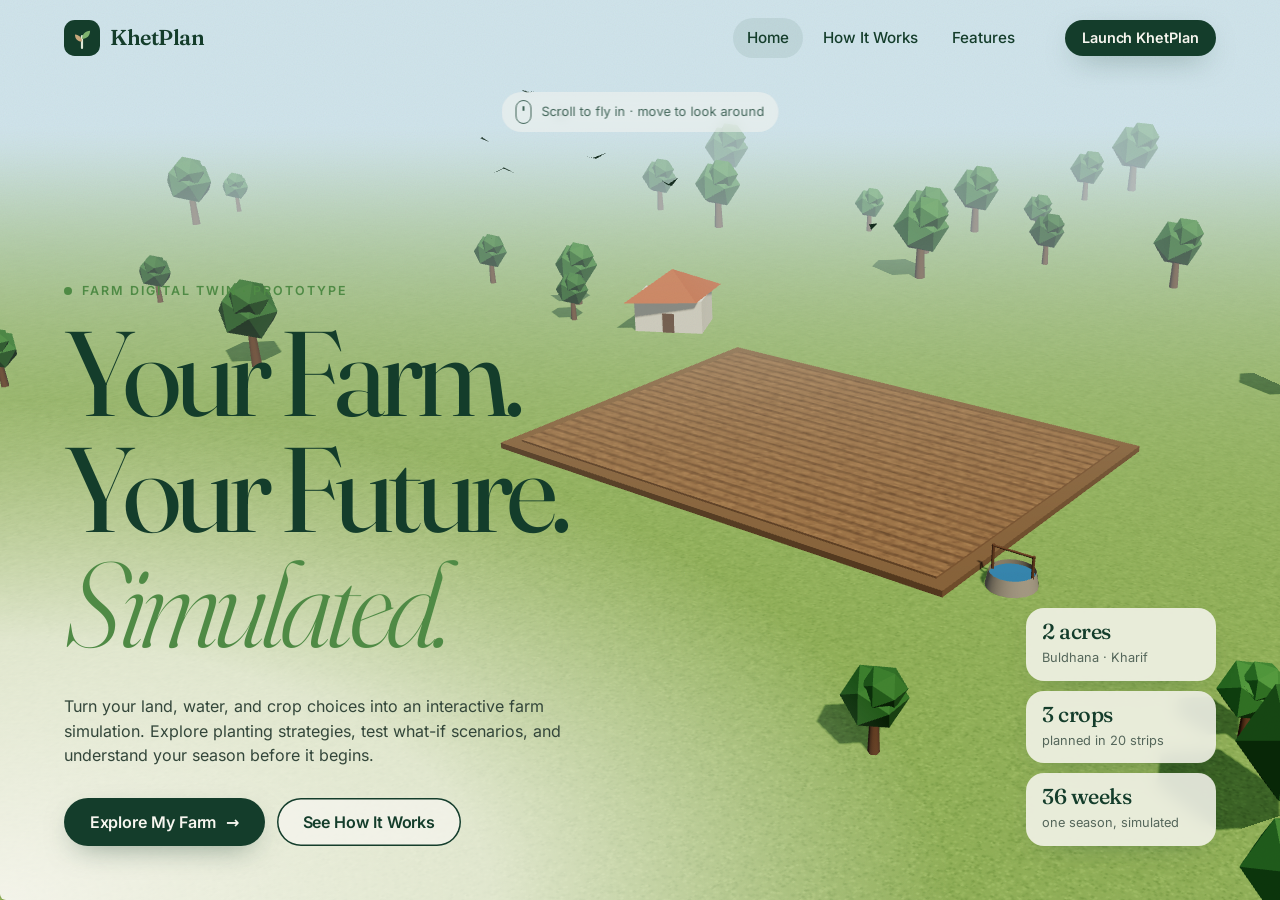
<file: components/index.html>
<!doctype html>
<html lang="en">
<head>
<meta charset="utf-8">
<meta name="viewport" content="width=device-width, initial-scale=1, viewport-fit=cover">
<title>KhetPlan · Your farm, simulated</title>
<!-- KhetPlan landing page. Served by Streamlit as the "khetplan_landing" component (see khetplan/landing_view.py).
     The 3D farm reuses the dashboard twin's kit: twin/farmkit.js and twin/vendor/ (Three.js r170). -->
<link rel="stylesheet" href="./landing/landing.css">
</head>
<body>
<a class="skip" href="#how">Skip to how it works</a>
<canvas id="farm" aria-hidden="true"></canvas>
<div class="grain" aria-hidden="true"></div>

<header class="nav" id="nav">
  <a class="brand" href="#home" aria-label="KhetPlan home">
    <svg class="brand-mark" viewBox="0 0 40 40" aria-hidden="true"><rect width="40" height="40" rx="12" fill="#143D2B"/>
      <path d="M20 31V18" stroke="#DDE8D5" stroke-width="2.4" stroke-linecap="round"/>
      <path d="M20 21c0-5 3.5-8.5 9-9 0 5.5-3.5 9-9 9Z" fill="#7fb36f"/>
      <path d="M20 24c0-4.4-3-7.6-7.8-8 0 4.8 3 8 7.8 8Z" fill="#C7A67A"/></svg>
    <span>KhetPlan</span>
  </a>
  <nav class="links" aria-label="Main">
    <a href="#home" data-nav="home">Home</a>
    <a href="#how" data-nav="how">How It Works</a>
    <a href="#features" data-nav="features">Features</a>
  </nav>
  <a class="btn btn-solid btn-sm nav-cta" href="/app" data-launch>Launch KhetPlan</a>
  <button class="burger" id="burger" aria-label="Open menu" aria-expanded="false" aria-controls="menu"><span></span><span></span></button>
</header>
<div class="menu" id="menu" hidden>
  <nav aria-label="Mobile">
    <a href="#home">Home</a>
    <a href="#how">How It Works</a>
    <a href="#features">Features</a>
    <a href="/app" data-launch class="menu-cta">Launch KhetPlan →</a>
  </nav>
  <p class="menu-note">Prototype · synthetic demonstration data for Buldhana district, Maharashtra</p>
</div>

<!-- Streamlit gives component frames scrolling="no", so the page scrolls inside this container instead of the frame. -->
<div id="scroller" tabindex="-1">
<main>
  <!-- 1 · HERO -->
  <section class="hero" id="home" data-scene="hero">
    <div class="pin">
      <div class="hero-copy">
        <p class="eyebrow load" style="--d:0"><span class="dot"></span>Farm digital twin · prototype</p>
        <h1 class="hero-title" aria-label="Your Farm. Your Future. Simulated.">
          <span class="line"><span class="load" style="--d:1">Your Farm.</span></span>
          <span class="line"><span class="load" style="--d:2">Your Future.</span></span>
          <span class="line"><em class="load" style="--d:3">Simulated.</em></span>
        </h1>
        <p class="hero-sub load" style="--d:4">Turn your land, water, and crop choices into an interactive farm simulation. Explore planting strategies, test what-if scenarios, and understand your season before it begins.</p>
        <div class="cta-row load" style="--d:5">
          <a class="btn btn-solid" href="/app" data-launch>Explore My Farm <span class="arr">→</span></a>
          <a class="btn btn-ghost" href="#how">See How It Works</a>
        </div>
      </div>
      <div class="hero-meta load" style="--d:6">
        <div class="meta-chip"><b id="hm-acres">2 acres</b><span>Buldhana · Kharif</span></div>
        <div class="meta-chip"><b id="hm-crops">3 crops</b><span>planned in 20 strips</span></div>
        <div class="meta-chip"><b id="hm-weeks">36 weeks</b><span>one season, simulated</span></div>
      </div>
      <p class="hint load" style="--d:7"><span class="mouse" aria-hidden="true"></span>Scroll to fly in · move to look around</p>
    </div>
  </section>

  <!-- 2 · HOW IT WORKS -->
  <section class="story" id="how" data-scene="story">
    <div class="story-head">
      <p class="eyebrow">How it works</p>
      <h2 class="display reveal-lines">Don't Just Plan Your Farm. <em>See It Come Alive.</em></h2>
    </div>
    <div class="story-grid">
      <ol class="steps">
        <li class="step" data-step="0">
          <span class="step-n">01</span>
          <h3>Tell Us About Your Farm</h3>
          <p>Enter or speak your plot size, season, water availability, and preferences. Hindi, Marathi and English all work, and you check every field before anything is planned.</p>
        </li>
        <li class="step" data-step="1">
          <span class="step-n">02</span>
          <h3>Build Your Crop Plan</h3>
          <p>Get a crop allocation, planting calendar, and explanation of the choices. Every plan is checked against the rules for area, season, crop pairs and water by a separate validator.</p>
        </li>
        <li class="step" data-step="2">
          <span class="step-n">03</span>
          <h3>Watch Your Season Unfold</h3>
          <p>Visualize crop growth, water use, harvests, and financial outcomes on your digital twin, week by week, from sowing to the last harvest.</p>
        </li>
      </ol>
      <div class="stage-wrap">
        <div class="stage" id="storyStage" aria-hidden="true">
          <!-- visual 1: voice -->
          <div class="vis vis-voice" data-vis="0">
            <div class="vv-top"><span class="vv-mic"><i></i></span><div class="wave" id="wave"></div></div>
            <p class="vv-text"><span id="vvText"></span><span class="caret"></span></p>
            <div class="vv-lang" id="vvLang"></div>
            <div class="vv-fields" id="vvFields"></div>
          </div>
          <!-- visual 2: plan -->
          <div class="vis vis-plan" data-vis="1">
            <div class="vp-head"><b>Crop plan</b><span class="ok">✓ checked against every rule</span></div>
            <div class="strips" id="vpStrips"></div>
            <div class="vp-legend" id="vpLegend"></div>
            <div class="vp-cal" id="vpCal"></div>
          </div>
          <!-- visual 3: season -->
          <div class="vis vis-season" data-vis="2">
            <div class="vs-head"><b>Season on the twin</b><span id="vsWeek">Week 1</span></div>
            <svg class="vs-chart" id="vsChart" viewBox="0 0 400 200" preserveAspectRatio="none"></svg>
            <div class="vs-legend"><span><i class="lg-sales"></i>Cumulative sales</span><span><i class="lg-water"></i>Weekly water</span></div>
            <div class="vs-crops" id="vsCrops"></div>
          </div>
        </div>
        <div class="stage-dots" aria-hidden="true"><i></i><i></i><i></i></div>
      </div>
    </div>
  </section>

  <!-- 3 · SEASON SHOWCASE (pinned over the 3D farm) -->
  <section class="season" id="season" data-scene="season">
    <div class="pin">
      <div class="season-head">
        <p class="eyebrow light">The digital twin</p>
        <h2 class="display light reveal-lines">A Whole Growing Season. <em>Right Before Your Eyes.</em></h2>
      </div>
      <div class="season-card">
        <div class="sc-date"><b id="scDate">20 Jun 2027</b><span id="scWeek">Week 1 of 36</span></div>
        <div class="sc-stage" id="scStage">Sowing</div>
        <ul class="sc-crops" id="scCrops"></ul>
        <div class="sc-sales"><span>Sales so far</span><b id="scSales">₹0</b></div>
      </div>
      <div class="timeline">
        <div class="tl-track"><i id="tlFill"></i></div>
        <ol class="tl-marks" id="tlMarks"></ol>
        <p class="tl-main" id="tlMain"></p>
      </div>
      <p class="season-note" id="seasonNote">Sample plan computed by KhetPlan · synthetic demonstration data</p>
    </div>
  </section>

  <!-- 4 · WHAT IF -->
  <section class="whatif" id="whatif" data-scene="whatif">
    <div class="wi-panel">
      <p class="eyebrow">Scenario lab</p>
      <h2 class="display reveal-lines">What If You Could See the Risk <em>Before It Happens?</em></h2>
      <p class="lede">Pick a shock. The 3D farm changes the way the app's twin shows it, and the numbers are the twin's own result for the sample plan.</p>
      <div class="wi-cards" role="tablist" aria-label="Scenarios">
        <button class="wi-card" role="tab" aria-selected="false" data-kind="dry_spell"><span class="wi-ic">☀️</span><b>Dry Spell</b><small>3 weeks without rain from week 8</small></button>
        <button class="wi-card" role="tab" aria-selected="false" data-kind="pest"><span class="wi-ic">🐛</span><b>Pest Attack</b><small id="wiPestSub">On the largest crop from week 6</small></button>
        <button class="wi-card" role="tab" aria-selected="false" data-kind="water_cut"><span class="wi-ic">🚱</span><b>Water Shortage</b><small>Well runs dry: rain only from week 4</small></button>
        <button class="wi-card" role="tab" aria-selected="false" data-kind="price"><span class="wi-ic">📉</span><b>Market Price Change</b><small>Prices 25% lower from week 20</small></button>
      </div>
      <div class="wi-result" id="wiResult" aria-live="polite">
        <p class="wi-empty">Choose a scenario to replay the season.</p>
      </div>
      <p class="fine">Shock responses are simple prototype rules, not crop science. Run any scenario on your own farm inside the app.</p>
    </div>
  </section>

  <!-- 5 · FEATURES -->
  <section class="features" id="features">
    <div class="feat-head">
      <p class="eyebrow">Features</p>
      <h2 class="display reveal-lines">Designed Around <em>Real Farming Decisions.</em></h2>
    </div>

    <article class="feat feat-voice">
      <div class="fv-words" aria-hidden="true">
        <span class="w w1" data-parallax="-0.08">खेत</span>
        <span class="w w2" data-parallax="0.05">शेत</span>
        <span class="w w3" data-parallax="-0.03">Farm</span>
      </div>
      <div class="feat-copy reveal-up">
        <span class="tag">01 · Voice input</span>
        <h3>Speak in Hindi, Marathi or English.</h3>
        <p>Press Speak and describe your farm the way you would to a neighbour. KhetPlan reads the district, plot size, season, water and risk, shows you exactly what it heard, and waits for your confirmation. Typing works too.</p>
      </div>
    </article>

    <article class="feat feat-plan">
      <figure class="shot reveal-mask" data-parallax="0.06">
        <img src="./landing/img/twin-dry-spell.jpg" alt="The KhetPlan dashboard: the plan card on the left and the 3D field during a dry spell on the right" loading="lazy">
        <figcaption>Real screenshot of the dashboard</figcaption>
      </figure>
      <div class="feat-copy reveal-up">
        <span class="tag">02 · Crop planning &nbsp;·&nbsp; 03 · 3D growth</span>
        <h3>A plan you can watch grow.</h3>
        <p>An optimiser (OR-Tools CP-SAT) splits the plot into 20 strips and picks two or three compatible crops for your season and water. The plan is planted on a to-scale 3D field that grows, flowers and is harvested week by week, with sales, water and labour alongside.</p>
        <ul class="ticks"><li>Allocation, calendar and plain-language reasons</li><li>Every plan re-checked by an independent validator</li><li>Play, pause, scrub and orbit the season</li></ul>
      </div>
    </article>

    <div class="bento">
      <article class="tile tile-whatif reveal-up">
        <span class="tag">04 · What-if experiments</span>
        <h3>Break the season on purpose.</h3>
        <p>Dry spells, pests, price changes and water cuts are replayed on your own plan. When the water runs short, KhetPlan can re-plan for what is left.</p>
        <div class="impact" id="wiImpact"></div>
        <div class="chips"><span>☀️ Dry spell</span><span>🐛 Pest</span><span>🚱 Water cut</span><span>📉 Price</span></div>
      </article>
      <article class="tile tile-risk reveal-up" id="riskTile">
        <span class="tag">05 · Risk comparison</span>
        <h3>Mixed crops vs. one crop, 1,000 seasons.</h3>
        <div class="risk" id="riskBox"></div>
        <p class="fine" id="riskNote">Illustrative simulation with synthetic data, not a forecast.</p>
      </article>
      <article class="tile tile-report reveal-up">
        <div class="paper" aria-hidden="true">
          <i class="p-h"></i><i></i><i class="s"></i><i></i><div class="p-bars"><b></b><b></b><b></b></div><i></i><i class="s"></i>
        </div>
        <div>
          <span class="tag">06 · Farm reports</span>
          <h3>One printable page.</h3>
          <p>Download a one-page A4 summary in English, हिन्दी or मराठी, plus the plan as data.</p>
        </div>
      </article>
    </div>
  </section>

  <!-- 6 · FINAL CTA -->
  <section class="final" id="start" data-scene="final">
    <div class="final-inner">
      <h2 class="mega reveal-lines">Your Next Harvest Starts With a <em>Better Plan.</em></h2>
      <p class="final-sub reveal-up">Explore possibilities, understand trade-offs, and bring your farm plan to life.</p>
      <a class="btn btn-solid btn-xl reveal-up" href="/app" data-launch>Launch KhetPlan <span class="arr">→</span></a>
    </div>
  </section>

  <footer class="foot">
    <div class="foot-row">
      <a class="brand light" href="#home"><span>KhetPlan</span></a>
      <nav aria-label="Footer"><a href="#home">Home</a><a href="#how">How It Works</a><a href="#features">Features</a><a href="/app" data-launch>Launch</a></nav>
    </div>
    <p class="disclaimer">KhetPlan is an interactive planning and simulation <b>prototype</b>. Crop numbers are synthetic demonstration values for Buldhana district, Maharashtra (kharif and rabi), dataset <span id="dsv">v1.1.0</span>. It does not provide weather forecasts, live market prices or agronomic advice. Do not use it for real planting decisions.</p>
    <p class="credits">3D: Three.js (MIT) · Type: Fraunces, Inter, Noto Sans Devanagari (SIL OFL)</p>
  </footer>
</main>
</div>

<div class="curtain" id="curtain" aria-hidden="true"><span>Opening your farm…</span></div>
<script type="module" src="./landing/landing.js"></script>
</body>
</html>
</file>
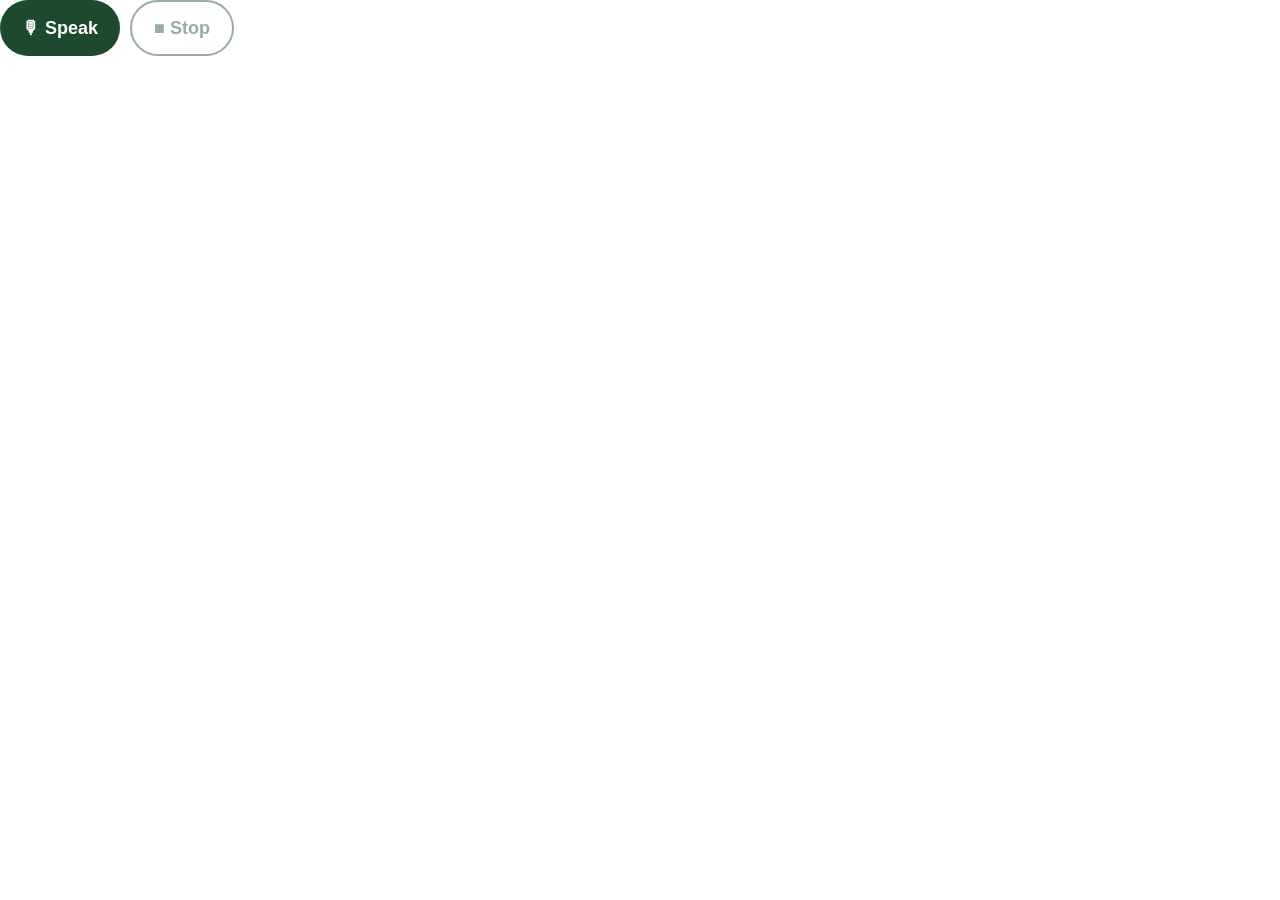
<file: components/speech/index.html>
<!doctype html>
<html><head><meta charset="utf-8">
<style>
  body { margin:0; font-family: system-ui, 'Noto Sans Devanagari', sans-serif; color:#1f2a22; }
  .row { display:flex; gap:10px; flex-wrap:wrap; align-items:center; }
  button { font-size:18px; min-height:56px; padding:0 22px; border-radius:28px; border:0; cursor:pointer;
           background:#1d4a2c; color:#fff; font-weight:600; }
  button.stop { background:#fff; color:#1d4a2c; border:2px solid #1d4a2c; }
  button:disabled { opacity:.45; cursor:not-allowed; }
  #status { font-size:16px; padding:6px 2px; min-height:24px; }
  .live { color:#b4441f; font-weight:600; }
  .dot { display:inline-block; width:10px; height:10px; border-radius:50%; background:#b4441f; margin-right:6px;
         animation: pulse 1s infinite; }
  @keyframes pulse { 50% { opacity:.25; } }
</style></head>
<body>
<div class="row">
  <button id="start" aria-label="Start speaking">🎙 <span id="startLabel">Speak</span></button>
  <button id="stop" class="stop" disabled aria-label="Stop">■ <span id="stopLabel">Stop</span></button>
</div>
<div id="status" role="status" aria-live="polite"></div>
<script>
// Minimal Streamlit component protocol (no build step needed).
const send = (type, data) => window.parent.postMessage(Object.assign({isStreamlitMessage: true, type}, data), "*");
const setValue = (value) => send("streamlit:setComponentValue", {value, dataType: "json"});
let args = {lang: "en-IN", labels: {}}, rec = null, finalText = "", seq = 0, watchdog = null;
const $ = (id) => document.getElementById(id);

window.addEventListener("message", (event) => {
  if (event.data.type !== "streamlit:render") return;
  args = event.data.args;
  $("startLabel").textContent = args.labels.start || "Speak";
  $("stopLabel").textContent = args.labels.stop || "Stop";
  if (!$("status").dataset.touched) $("status").textContent = args.labels.ready || "";
});
send("streamlit:componentReady", {apiVersion: 1});
send("streamlit:setFrameHeight", {height: 100});

function status(text, live) {
  $("status").dataset.touched = "1";
  $("status").innerHTML = live ? '<span class="dot"></span><span class="live"></span>' : "<span></span>";
  $("status").lastChild.textContent = text;
}
function fail(code) {
  clearTimeout(watchdog);
  if (rec) { try { rec.abort(); } catch (e) {} rec = null; }
  status(args.labels.error || "Microphone problem", false);
  setValue({kind: "error", error: code, seq: ++seq});
  $("start").disabled = false; $("stop").disabled = true;
}

$("start").onclick = () => {
  const SR = window.SpeechRecognition || window.webkitSpeechRecognition;
  if (!SR) { fail("unsupported-browser"); return; }
  if (!window.isSecureContext) { fail("needs-https-or-localhost"); return; }
  try {
    rec = new SR();
    rec.lang = args.lang; rec.interimResults = true; rec.continuous = true; rec.maxAlternatives = 1;
    finalText = "";
    status(args.labels.starting || "…", false);
    $("start").disabled = true;
    // Some browsers expose the API but never start (no microphone, no speech service): give up clearly.
    watchdog = setTimeout(() => fail("no-response"), 6000);
    rec.onstart = () => { clearTimeout(watchdog); status(args.labels.listening || "Listening…", true); $("start").disabled = true; $("stop").disabled = false; };
    rec.onresult = (e) => {
      let interim = "";
      for (let i = e.resultIndex; i < e.results.length; i++) {
        if (e.results[i].isFinal) finalText += e.results[i][0].transcript + " ";
        else interim += e.results[i][0].transcript;
      }
      status((finalText + interim).trim(), true);
    };
    rec.onerror = (e) => fail(e.error || "unknown");
    rec.onend = () => {
      clearTimeout(watchdog);
      if (!rec) return;  // already handled by fail()
      rec = null;
      $("start").disabled = false; $("stop").disabled = true;
      const text = finalText.trim();
      if (text) { status(args.labels.done || "Done", false); setValue({kind: "transcript", text, seq: ++seq}); }
      else if (!$("status").textContent.includes(":")) status(args.labels.nothing || "Nothing heard", false);
    };
    rec.start();
  } catch (err) { fail(err.name || "start-failed"); }
};
$("stop").onclick = () => { if (rec) rec.stop(); };
</script>
</body></html>
</file>
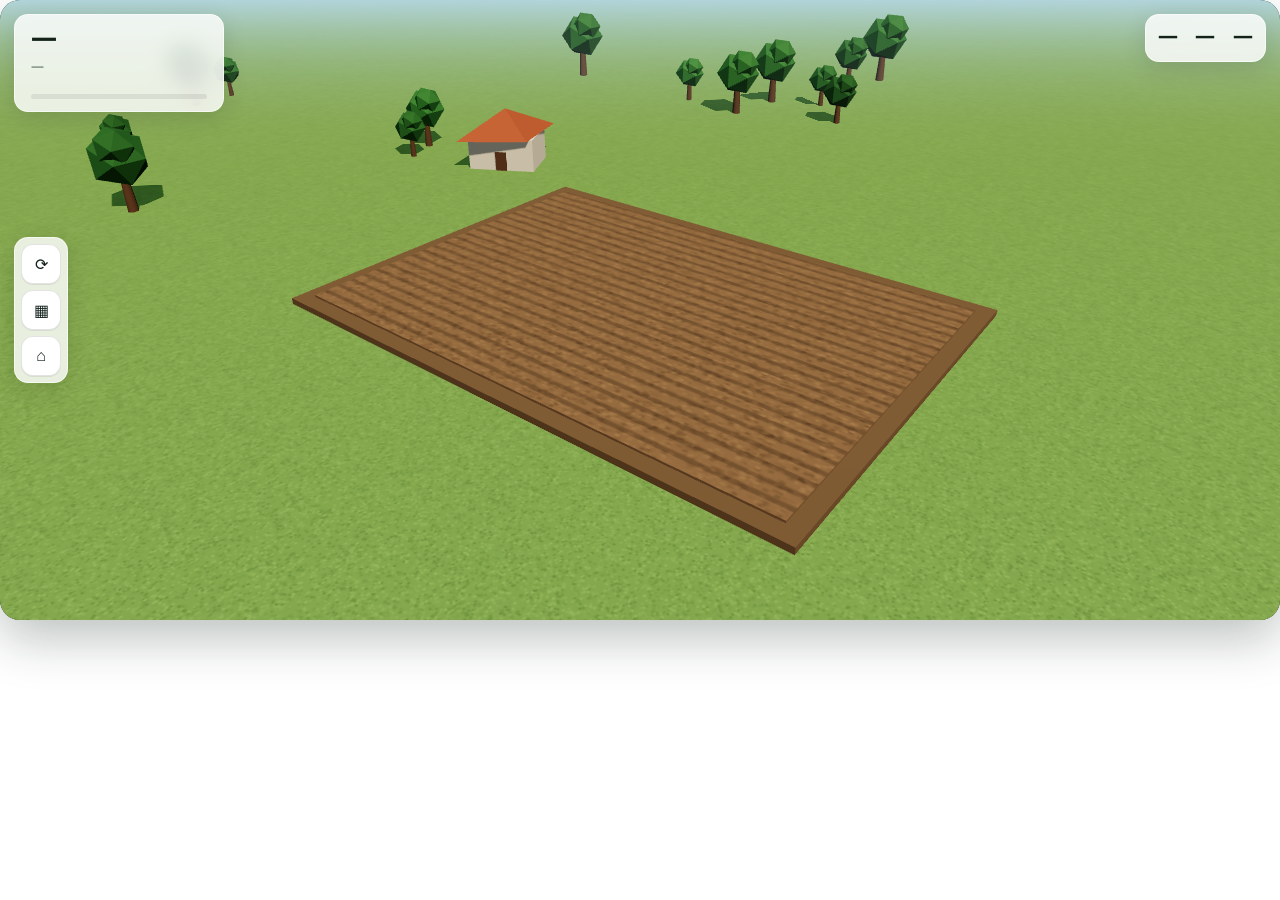
<file: components/twin/index.html>
<!doctype html>
<html>
<head>
<meta charset="utf-8">
<meta name="viewport" content="width=device-width, initial-scale=1">
<style>
  @font-face { font-family: 'KhetNoto'; src: url('./NotoSansDevanagari.ttf') format('truetype'); font-display: swap; }
  :root {
    --ink: #13231a; --muted: #5b6a60; --glass: rgba(255, 255, 255, 0.82); --glass-dark: rgba(14, 33, 22, 0.78);
    --line: rgba(19, 35, 26, 0.12); --accent: #1d4a2c; --gold: #d99a1e; --radius: 14px;
  }
  * { box-sizing: border-box; }
  html, body { margin: 0; padding: 0; background: transparent; font-family: 'KhetNoto', 'Inter', system-ui, -apple-system, 'Segoe UI', sans-serif; color: var(--ink); }
  #app { position: relative; width: 100%; border-radius: 20px; overflow: hidden; background: #0f2418;
         box-shadow: 0 18px 50px rgba(15, 36, 24, 0.28); }
  #stage { position: relative; width: 100%; height: 600px; }
  canvas#gl { display: block; width: 100%; height: 100%; cursor: grab; touch-action: none; }
  canvas#gl:active { cursor: grabbing; }

  .card { position: absolute; background: var(--glass); backdrop-filter: blur(10px); -webkit-backdrop-filter: blur(10px);
          border: 1px solid rgba(255,255,255,0.6); border-radius: var(--radius); box-shadow: 0 6px 24px rgba(0,0,0,0.12); }
  #when { top: 14px; left: 14px; padding: 12px 16px; min-width: 210px; }
  #when .date { font-size: 26px; font-weight: 800; letter-spacing: -0.02em; line-height: 1.1; }
  #when .sub { font-size: 13px; color: var(--muted); margin-top: 3px; }
  #when .wx { display: flex; align-items: center; gap: 8px; margin-top: 8px; font-size: 14px; font-weight: 600; }
  #when .bar { height: 5px; background: rgba(0,0,0,0.08); border-radius: 3px; margin-top: 10px; overflow: hidden; }
  #when .bar i { display: block; height: 100%; background: linear-gradient(90deg, #3c8d4f, #d99a1e); width: 0; }

  #kpis { top: 14px; right: 14px; padding: 10px 12px; display: grid; grid-template-columns: repeat(3, auto); gap: 4px 18px; }
  .kpi .k { font-size: 11px; color: var(--muted); text-transform: uppercase; letter-spacing: 0.06em; white-space: nowrap; }
  .kpi .v { font-size: 20px; font-weight: 800; letter-spacing: -0.01em; white-space: nowrap; font-variant-numeric: tabular-nums; }
  .kpi .v small { font-size: 12px; font-weight: 600; color: var(--muted); }
  .kpi .v.down { color: #b0412a; }

  #crops { top: 92px; right: 14px; width: 232px; padding: 6px 12px; max-height: calc(100% - 330px); overflow: auto; }
  .crop { padding: 8px 0; border-bottom: 1px solid var(--line); }
  .crop:last-child { border-bottom: 0; }
  .crop .top { display: flex; align-items: center; gap: 8px; font-weight: 700; font-size: 14px; }
  .crop .dot { width: 12px; height: 12px; border-radius: 4px; flex: none; }
  .crop .share { margin-left: auto; font-weight: 600; color: var(--muted); font-size: 13px; }
  .crop .stage { display: flex; justify-content: space-between; font-size: 12.5px; color: var(--muted); margin: 4px 0 4px 20px; }
  .crop .stage b { color: var(--ink); font-weight: 600; }
  .crop .g { height: 6px; margin-left: 20px; background: rgba(0,0,0,0.07); border-radius: 3px; overflow: hidden; }
  .crop .g i { display: block; height: 100%; border-radius: 3px; transition: width .15s linear; }
  .crop .hl { margin-left: 20px; font-size: 12px; color: #b0412a; font-weight: 700; margin-top: 3px; }

  #toasts { position: absolute; left: 50%; bottom: 104px; transform: translateX(-50%); display: flex; flex-direction: column; gap: 6px; align-items: center; pointer-events: none; }
  .toast { background: var(--glass-dark); color: #fff; padding: 8px 16px; border-radius: 999px; font-size: 14px; font-weight: 600;
           box-shadow: 0 6px 18px rgba(0,0,0,0.25); animation: pop 3.2s ease forwards; white-space: nowrap; }
  @keyframes pop { 0% { opacity: 0; transform: translateY(-8px) scale(.96); } 10% { opacity: 1; transform: none; } 80% { opacity: 1; } 100% { opacity: 0; transform: translateY(-6px); } }

  #labels { position: absolute; inset: 0; pointer-events: none; overflow: hidden; }
  .chip { position: absolute; transform: translate(-50%, -100%); background: rgba(255,255,255,0.92); border-radius: 999px; padding: 4px 10px 4px 6px;
          font-size: 12.5px; font-weight: 700; display: flex; align-items: center; gap: 6px; white-space: nowrap; box-shadow: 0 4px 14px rgba(0,0,0,0.18); }
  .chip .sw { width: 10px; height: 10px; border-radius: 50%; }
  .chip small { font-weight: 600; color: var(--muted); }
  .chip.dim { background: rgba(14,33,22,0.78); color: #fff; }
  .chip.dim small { color: #cfe0d3; }

  #tip { position: absolute; pointer-events: none; background: var(--glass-dark); color: #fff; padding: 8px 12px; border-radius: 10px;
         font-size: 13px; display: none; transform: translate(12px, 12px); line-height: 1.35; }

  #controls { left: 14px; right: 14px; bottom: 14px; padding: 8px 14px; display: flex; align-items: center; gap: 10px; flex-wrap: nowrap; }
  .btn { border: 0; background: #fff; color: var(--ink); width: 40px; height: 40px; border-radius: 12px; font-size: 16px; cursor: pointer;
         display: grid; place-items: center; box-shadow: 0 1px 0 rgba(0,0,0,0.08), inset 0 0 0 1px var(--line); }
  .btn:hover { background: #f3f6f2; }
  .btn.play { width: 52px; height: 52px; border-radius: 50%; background: var(--accent); color: #fff; font-size: 20px; box-shadow: 0 6px 16px rgba(29,74,44,0.35); }
  .btn.play:hover { background: #255d38; }
  .speed { display: flex; background: #fff; border-radius: 12px; padding: 3px; box-shadow: inset 0 0 0 1px var(--line); }
  .speed button { border: 0; background: transparent; padding: 7px 9px; border-radius: 9px; font-size: 13px; font-weight: 700; color: var(--muted); cursor: pointer; }
  .speed button.on { background: var(--accent); color: #fff; }
  .scrub { flex: 1 1 200px; position: relative; padding-top: 14px; min-width: 120px; }
  .scrub input { width: 100%; accent-color: var(--accent); height: 22px; margin: 0; cursor: pointer; }
  .ticks { position: absolute; left: 8px; right: 8px; top: 0; height: 12px; }
  .ticks span { position: absolute; width: 8px; height: 8px; border-radius: 50%; transform: translateX(-50%); border: 2px solid #fff; }
  .months { display: flex; justify-content: space-between; font-size: 11px; color: var(--muted); padding: 0 4px; }
  #cambar { left: 14px; top: 50%; transform: translateY(-50%); padding: 6px; display: flex; flex-direction: column; gap: 6px; }

  #mini { right: 14px; bottom: 92px; padding: 8px 10px; width: 232px; }
  #mini canvas { height: 70px !important; }
  #mini .t { font-size: 11px; color: var(--muted); text-transform: uppercase; letter-spacing: 0.06em; display: flex; justify-content: space-between; }
  #mini canvas { width: 100%; height: 86px; display: block; }
  .legend span { white-space: nowrap; }
  .legend { display: flex; flex-wrap: wrap; gap: 2px 10px; font-size: 11px; color: var(--muted); margin-top: 2px; }
  .legend i { display: inline-block; width: 10px; height: 3px; vertical-align: middle; margin-right: 4px; border-radius: 2px; }

  #intro { position: absolute; inset: 0; display: grid; place-items: center; pointer-events: none; }
  #intro div { background: var(--glass-dark); color: #fff; padding: 14px 22px; border-radius: 16px; font-size: 17px; font-weight: 700;
               box-shadow: 0 10px 30px rgba(0,0,0,0.3); text-align: center; transition: opacity .6s; }
  #intro small { display: block; font-weight: 500; opacity: .8; font-size: 13px; margin-top: 4px; }

  /* phone / narrow */
  @media (max-width: 760px) {
    #stage { height: 470px; }
    #when { padding: 8px 12px; min-width: 0; } #when .date { font-size: 19px; }
    #kpis { top: auto; bottom: 138px; right: 10px; left: 10px; grid-template-columns: repeat(3, 1fr); padding: 8px 10px; }
    .kpi { min-width: 0; } .kpi .k { white-space: normal; font-size: 10px; letter-spacing: 0.02em; line-height: 1.2; }
    .kpi .v { font-size: 15px; white-space: normal; } .kpi .v small { font-size: 10px; }
    #kpis { gap: 4px 10px; }
    #crops { position: relative; top: auto; right: auto; width: auto; max-height: none; margin: 10px; }
    #mini { display: none; }
    #controls { left: 8px; right: 8px; bottom: 8px; gap: 6px; padding: 8px; flex-wrap: wrap; justify-content: center; }
    .scrub { flex: 1 1 100%; order: 9; }
    #cambar { display: none; }
    #toasts { bottom: auto; top: 96px; }
    .speed button { padding: 6px 6px; }
    .btn { width: 36px; height: 36px; } .btn.play { width: 46px; height: 46px; }
    .chip { font-size: 11px; }
  }
  .hidden { display: none !important; }
</style>
</head>
<body>
<div id="app">
  <div id="stage">
    <canvas id="gl"></canvas>
    <div id="labels"></div>
    <div id="when" class="card">
      <div class="date" id="date">—</div>
      <div class="sub" id="weekline">—</div>
      <div class="wx" id="wx"></div>
      <div class="bar"><i id="progress"></i></div>
    </div>
    <div id="kpis" class="card">
      <div class="kpi"><div class="k" id="k_sales"></div><div class="v" id="v_sales">—</div></div>
      <div class="kpi"><div class="k" id="k_water"></div><div class="v" id="v_water">—</div></div>
      <div class="kpi"><div class="k" id="k_labour"></div><div class="v" id="v_labour">—</div></div>
    </div>
    <div id="mini" class="card hidden">
      <div class="t"><span id="mini_t"></span><span id="mini_v"></span></div>
      <canvas id="minic" width="560" height="160"></canvas>
      <div class="legend" id="mini_leg"></div>
    </div>
    <div id="toasts"></div>
    <div id="controls" class="card hidden">
      <button class="btn" id="b_restart" title="Restart">⏮</button>
      <button class="btn" id="b_back" title="Previous week">◀</button>
      <button class="btn play" id="b_play" title="Play">▶</button>
      <button class="btn" id="b_fwd" title="Next week">▶</button>
      <div class="speed" id="speed"></div>
      <div class="scrub">
        <div class="ticks" id="ticks"></div>
        <input type="range" id="scrub" min="0" max="10" step="0.01" value="0" aria-label="Week">
        <div class="months" id="months"></div>
      </div>
    </div>
    <div id="cambar" class="card">
      <button class="btn" id="b_orbit" title="Auto-rotate">⟳</button>
      <button class="btn" id="b_top" title="Top view">▦</button>
      <button class="btn" id="b_home" title="Reset view">⌂</button>
    </div>
    <div id="tip"></div>
    <div id="intro" class="hidden"><div id="introText"></div></div>
  </div>
  <div id="crops" class="card hidden"></div>
</div>
<script type="module" src="./twin.js"></script>
</body>
</html>
</file>
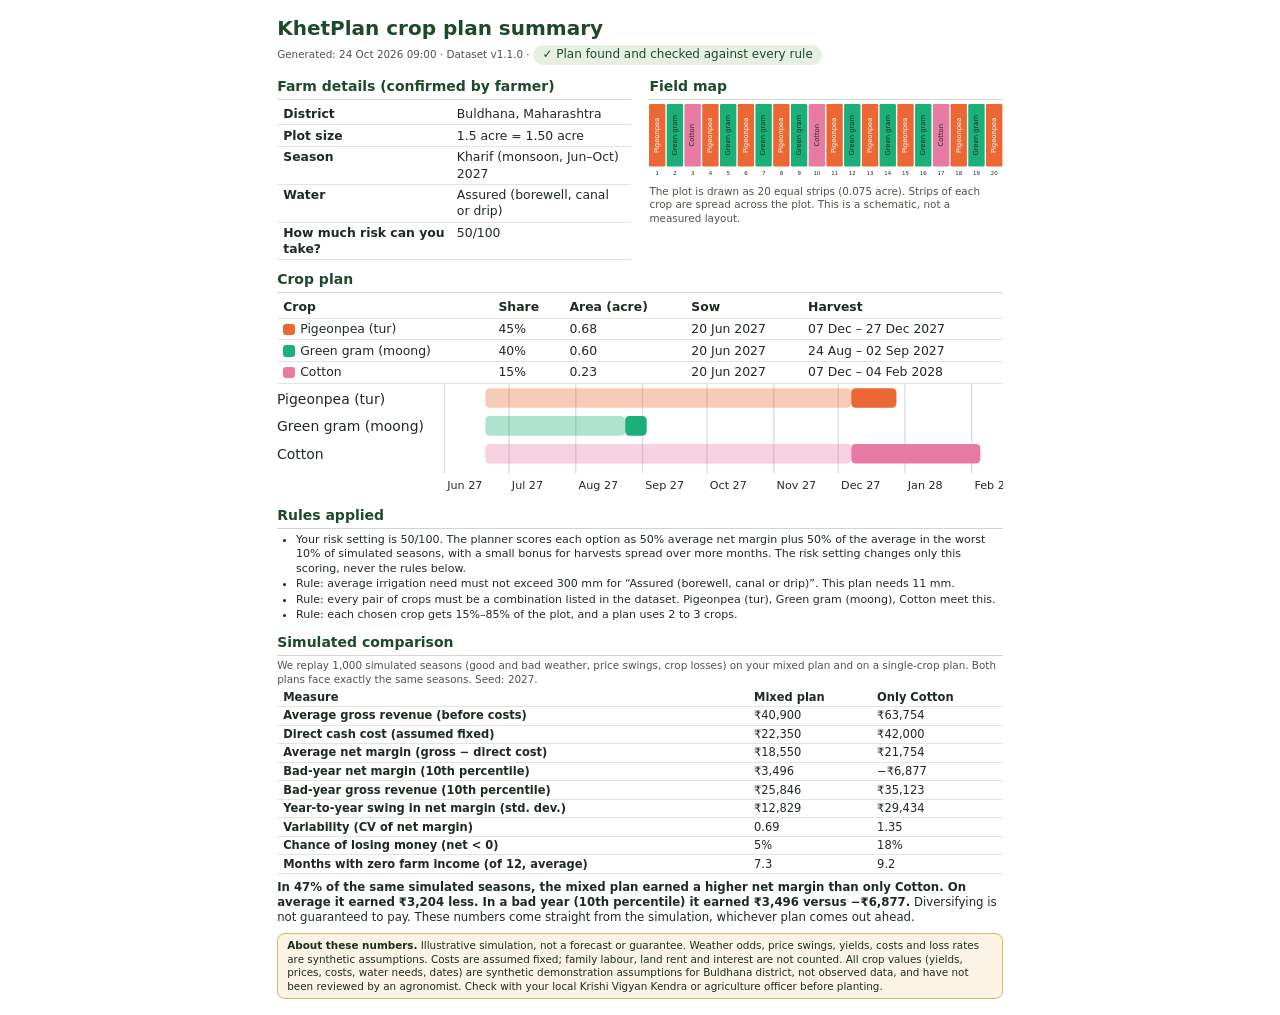
<file: samples/generated/example5_en_summary.html>
<!doctype html>
<html lang="en"><head><meta charset="utf-8"><meta name="viewport" content="width=device-width, initial-scale=1">
<title>KhetPlan crop plan summary</title>
<style>

@page { size: A4; margin: 9mm; }
* { box-sizing: border-box; }
body { font-family: 'KhetNoto','Noto Sans Devanagari','Nirmala UI','Mangal',system-ui,sans-serif; color:#1f2a22;
       background:#fff; margin:0 auto; max-width:192mm; font-size:9.3pt; line-height:1.3; padding:4mm 0;
       -webkit-print-color-adjust:exact; print-color-adjust:exact; }
h1 { font-size:15pt; margin:0 0 1mm; color:#1d4a2c; }
h2 { font-size:10.5pt; margin:2.6mm 0 1mm; color:#1d4a2c; border-bottom:1px solid #cfd8c8; padding-bottom:1mm; }
table { border-collapse:collapse; width:100%; }
th, td { text-align:left; padding:0.6mm 1.6mm; border-bottom:1px solid #e5e5dc; vertical-align:top; }
th { font-weight:600; }
.grid { display:grid; grid-template-columns:1fr 1fr; gap:5mm; }
.small { font-size:7.8pt; color:#4b5548; margin:0.6mm 0; }
.badge { display:inline-block; background:#e5efe2; color:#1d4a2c; border-radius:3mm; padding:0.6mm 2.5mm; font-size:9pt; }
.sw { display:inline-block; width:3mm; height:3mm; border-radius:0.8mm; margin-right:1.5mm; vertical-align:middle; }
.m td, .m th { padding:0.35mm 1.6mm; font-size:8.6pt; }
ul { margin:1mm 0; padding-left:5mm; } li { margin:0.3mm 0; font-size:8.3pt; }
.warn { border:1px solid #d9b56b; background:#fbf4e4; padding:1.4mm 2.4mm; border-radius:2mm; font-size:7.8pt; margin-top:2mm; }
.verdict { margin:1.5mm 0 0; font-size:8.8pt; }
@media print { body { padding:0; } .noprint { display:none; } }
@media (max-width:600px) { .grid { grid-template-columns:1fr; } body { padding:4mm; } }
</style></head><body>
<h1>KhetPlan crop plan summary</h1>
<p class="small">Generated: 24 Oct 2026 09:00 · Dataset v1.1.0 · <span class="badge">✓ Plan found and checked against every rule</span></p>
<div class="grid">
<div><h2>Farm details (confirmed by farmer)</h2><table><tr><th>District</th><td>Buldhana, Maharashtra</td></tr><tr><th>Plot size</th><td>1.5 acre = 1.50 acre</td></tr><tr><th>Season</th><td>Kharif (monsoon, Jun–Oct) 2027</td></tr><tr><th>Water</th><td>Assured (borewell, canal or drip)</td></tr><tr><th>How much risk can you take?</th><td>50/100</td></tr></table></div>
<div><h2>Field map</h2><svg viewBox="0 0 520 110" width="100%" role="img" aria-label="Field map"><rect x="0.0" y="0" width="24.1" height="92" rx="2" fill="#eb6834"/><text x="12.1" y="46.0" fill="#ffffff" font-size="10" text-anchor="middle" dominant-baseline="middle" transform="rotate(-90 12.1 46.0)">Pigeonpea</text><text x="12.1" y="105" fill="#1f2a22" font-size="8" text-anchor="middle">1</text><rect x="26.1" y="0" width="24.1" height="92" rx="2" fill="#1baf7a"/><text x="38.2" y="46.0" fill="#1f2a22" font-size="10" text-anchor="middle" dominant-baseline="middle" transform="rotate(-90 38.2 46.0)">Green gram</text><text x="38.2" y="105" fill="#1f2a22" font-size="8" text-anchor="middle">2</text><rect x="52.2" y="0" width="24.1" height="92" rx="2" fill="#e87ba4"/><text x="64.2" y="46.0" fill="#1f2a22" font-size="10" text-anchor="middle" dominant-baseline="middle" transform="rotate(-90 64.2 46.0)">Cotton</text><text x="64.2" y="105" fill="#1f2a22" font-size="8" text-anchor="middle">3</text><rect x="78.3" y="0" width="24.1" height="92" rx="2" fill="#eb6834"/><text x="90.4" y="46.0" fill="#ffffff" font-size="10" text-anchor="middle" dominant-baseline="middle" transform="rotate(-90 90.4 46.0)">Pigeonpea</text><text x="90.4" y="105" fill="#1f2a22" font-size="8" text-anchor="middle">4</text><rect x="104.4" y="0" width="24.1" height="92" rx="2" fill="#1baf7a"/><text x="116.5" y="46.0" fill="#1f2a22" font-size="10" text-anchor="middle" dominant-baseline="middle" transform="rotate(-90 116.5 46.0)">Green gram</text><text x="116.5" y="105" fill="#1f2a22" font-size="8" text-anchor="middle">5</text><rect x="130.5" y="0" width="24.1" height="92" rx="2" fill="#eb6834"/><text x="142.6" y="46.0" fill="#ffffff" font-size="10" text-anchor="middle" dominant-baseline="middle" transform="rotate(-90 142.6 46.0)">Pigeonpea</text><text x="142.6" y="105" fill="#1f2a22" font-size="8" text-anchor="middle">6</text><rect x="156.6" y="0" width="24.1" height="92" rx="2" fill="#1baf7a"/><text x="168.7" y="46.0" fill="#1f2a22" font-size="10" text-anchor="middle" dominant-baseline="middle" transform="rotate(-90 168.7 46.0)">Green gram</text><text x="168.7" y="105" fill="#1f2a22" font-size="8" text-anchor="middle">7</text><rect x="182.7" y="0" width="24.1" height="92" rx="2" fill="#eb6834"/><text x="194.8" y="46.0" fill="#ffffff" font-size="10" text-anchor="middle" dominant-baseline="middle" transform="rotate(-90 194.8 46.0)">Pigeonpea</text><text x="194.8" y="105" fill="#1f2a22" font-size="8" text-anchor="middle">8</text><rect x="208.8" y="0" width="24.1" height="92" rx="2" fill="#1baf7a"/><text x="220.9" y="46.0" fill="#1f2a22" font-size="10" text-anchor="middle" dominant-baseline="middle" transform="rotate(-90 220.9 46.0)">Green gram</text><text x="220.9" y="105" fill="#1f2a22" font-size="8" text-anchor="middle">9</text><rect x="234.9" y="0" width="24.1" height="92" rx="2" fill="#e87ba4"/><text x="247.0" y="46.0" fill="#1f2a22" font-size="10" text-anchor="middle" dominant-baseline="middle" transform="rotate(-90 247.0 46.0)">Cotton</text><text x="247.0" y="105" fill="#1f2a22" font-size="8" text-anchor="middle">10</text><rect x="261.0" y="0" width="24.1" height="92" rx="2" fill="#eb6834"/><text x="273.1" y="46.0" fill="#ffffff" font-size="10" text-anchor="middle" dominant-baseline="middle" transform="rotate(-90 273.1 46.0)">Pigeonpea</text><text x="273.1" y="105" fill="#1f2a22" font-size="8" text-anchor="middle">11</text><rect x="287.1" y="0" width="24.1" height="92" rx="2" fill="#1baf7a"/><text x="299.2" y="46.0" fill="#1f2a22" font-size="10" text-anchor="middle" dominant-baseline="middle" transform="rotate(-90 299.2 46.0)">Green gram</text><text x="299.2" y="105" fill="#1f2a22" font-size="8" text-anchor="middle">12</text><rect x="313.2" y="0" width="24.1" height="92" rx="2" fill="#eb6834"/><text x="325.3" y="46.0" fill="#ffffff" font-size="10" text-anchor="middle" dominant-baseline="middle" transform="rotate(-90 325.3 46.0)">Pigeonpea</text><text x="325.3" y="105" fill="#1f2a22" font-size="8" text-anchor="middle">13</text><rect x="339.3" y="0" width="24.1" height="92" rx="2" fill="#1baf7a"/><text x="351.4" y="46.0" fill="#1f2a22" font-size="10" text-anchor="middle" dominant-baseline="middle" transform="rotate(-90 351.4 46.0)">Green gram</text><text x="351.4" y="105" fill="#1f2a22" font-size="8" text-anchor="middle">14</text><rect x="365.4" y="0" width="24.1" height="92" rx="2" fill="#eb6834"/><text x="377.5" y="46.0" fill="#ffffff" font-size="10" text-anchor="middle" dominant-baseline="middle" transform="rotate(-90 377.5 46.0)">Pigeonpea</text><text x="377.5" y="105" fill="#1f2a22" font-size="8" text-anchor="middle">15</text><rect x="391.5" y="0" width="24.1" height="92" rx="2" fill="#1baf7a"/><text x="403.6" y="46.0" fill="#1f2a22" font-size="10" text-anchor="middle" dominant-baseline="middle" transform="rotate(-90 403.6 46.0)">Green gram</text><text x="403.6" y="105" fill="#1f2a22" font-size="8" text-anchor="middle">16</text><rect x="417.6" y="0" width="24.1" height="92" rx="2" fill="#e87ba4"/><text x="429.7" y="46.0" fill="#1f2a22" font-size="10" text-anchor="middle" dominant-baseline="middle" transform="rotate(-90 429.7 46.0)">Cotton</text><text x="429.7" y="105" fill="#1f2a22" font-size="8" text-anchor="middle">17</text><rect x="443.7" y="0" width="24.1" height="92" rx="2" fill="#eb6834"/><text x="455.8" y="46.0" fill="#ffffff" font-size="10" text-anchor="middle" dominant-baseline="middle" transform="rotate(-90 455.8 46.0)">Pigeonpea</text><text x="455.8" y="105" fill="#1f2a22" font-size="8" text-anchor="middle">18</text><rect x="469.8" y="0" width="24.1" height="92" rx="2" fill="#1baf7a"/><text x="481.9" y="46.0" fill="#1f2a22" font-size="10" text-anchor="middle" dominant-baseline="middle" transform="rotate(-90 481.9 46.0)">Green gram</text><text x="481.9" y="105" fill="#1f2a22" font-size="8" text-anchor="middle">19</text><rect x="495.9" y="0" width="24.1" height="92" rx="2" fill="#eb6834"/><text x="508.0" y="46.0" fill="#ffffff" font-size="10" text-anchor="middle" dominant-baseline="middle" transform="rotate(-90 508.0 46.0)">Pigeonpea</text><text x="508.0" y="105" fill="#1f2a22" font-size="8" text-anchor="middle">20</text></svg>
<p class="small">The plot is drawn as 20 equal strips (0.075 acre). Strips of each crop are spread across the plot. This is a schematic, not a measured layout.</p></div>
</div>
<h2>Crop plan</h2>
<table><tr><th>Crop</th><th>Share</th><th>Area (acre)</th><th>Sow</th><th>Harvest</th></tr><tr><td><span class='sw' style='background:#eb6834'></span>Pigeonpea (tur)</td><td>45%</td><td>0.68</td><td>20 Jun 2027</td><td>07 Dec – 27 Dec 2027</td></tr><tr><td><span class='sw' style='background:#1baf7a'></span>Green gram (moong)</td><td>40%</td><td>0.60</td><td>20 Jun 2027</td><td>24 Aug – 02 Sep 2027</td></tr><tr><td><span class='sw' style='background:#e87ba4'></span>Cotton</td><td>15%</td><td>0.23</td><td>20 Jun 2027</td><td>07 Dec – 04 Feb 2028</td></tr></table>
<svg viewBox="0 0 520 78" width="100%" role="img" aria-label="Calendar"><line x1="120.0" y1="0" x2="120.0" y2="64" stroke="#ddd" stroke-width="1"/><text x="122.0" y="75" font-size="8" fill="#1f2a22">Jun 27</text><line x1="166.3" y1="0" x2="166.3" y2="64" stroke="#ddd" stroke-width="1"/><text x="168.3" y="75" font-size="8" fill="#1f2a22">Jul 27</text><line x1="214.1" y1="0" x2="214.1" y2="64" stroke="#ddd" stroke-width="1"/><text x="216.1" y="75" font-size="8" fill="#1f2a22">Aug 27</text><line x1="261.9" y1="0" x2="261.9" y2="64" stroke="#ddd" stroke-width="1"/><text x="263.9" y="75" font-size="8" fill="#1f2a22">Sep 27</text><line x1="308.1" y1="0" x2="308.1" y2="64" stroke="#ddd" stroke-width="1"/><text x="310.1" y="75" font-size="8" fill="#1f2a22">Oct 27</text><line x1="356.0" y1="0" x2="356.0" y2="64" stroke="#ddd" stroke-width="1"/><text x="358.0" y="75" font-size="8" fill="#1f2a22">Nov 27</text><line x1="402.2" y1="0" x2="402.2" y2="64" stroke="#ddd" stroke-width="1"/><text x="404.2" y="75" font-size="8" fill="#1f2a22">Dec 27</text><line x1="450.0" y1="0" x2="450.0" y2="64" stroke="#ddd" stroke-width="1"/><text x="452.0" y="75" font-size="8" fill="#1f2a22">Jan 28</text><line x1="497.8" y1="0" x2="497.8" y2="64" stroke="#ddd" stroke-width="1"/><text x="499.8" y="75" font-size="8" fill="#1f2a22">Feb 28</text><text x="0" y="14" font-size="10" fill="#1f2a22">Pigeonpea (tur)</text><rect x="149.3" y="3" width="262.2" height="14" rx="3" fill="#eb6834" fill-opacity="0.35"/><rect x="411.5" y="3" width="32.4" height="14" rx="3" fill="#eb6834"/><text x="0" y="34" font-size="10" fill="#1f2a22">Green gram (moong)</text><rect x="149.3" y="23" width="100.2" height="14" rx="3" fill="#1baf7a" fill-opacity="0.35"/><rect x="249.5" y="23" width="15.4" height="14" rx="3" fill="#1baf7a"/><text x="0" y="54" font-size="10" fill="#1f2a22">Cotton</text><rect x="149.3" y="43" width="262.2" height="14" rx="3" fill="#e87ba4" fill-opacity="0.35"/><rect x="411.5" y="43" width="92.5" height="14" rx="3" fill="#e87ba4"/></svg>
<h2>Rules applied</h2><ul><li>Your risk setting is 50/100. The planner scores each option as 50% average net margin plus 50% of the average in the worst 10% of simulated seasons, with a small bonus for harvests spread over more months. The risk setting changes only this scoring, never the rules below.</li><li>Rule: average irrigation need must not exceed 300 mm for “Assured (borewell, canal or drip)”. This plan needs 11 mm.</li><li>Rule: every pair of crops must be a combination listed in the dataset. Pigeonpea (tur), Green gram (moong), Cotton meet this.</li><li>Rule: each chosen crop gets 15%–85% of the plot, and a plan uses 2 to 3 crops.</li></ul>
<h2>Simulated comparison</h2><p class='small'>We replay 1,000 simulated seasons (good and bad weather, price swings, crop losses) on your mixed plan and on a single-crop plan. Both plans face exactly the same seasons. Seed: 2027.</p><table class='m'><tr><th>Measure</th><th>Mixed plan</th><th>Only Cotton</th></tr><tr><th>Average gross revenue (before costs)</th><td>₹40,900</td><td>₹63,754</td></tr><tr><th>Direct cash cost (assumed fixed)</th><td>₹22,350</td><td>₹42,000</td></tr><tr><th>Average net margin (gross − direct cost)</th><td>₹18,550</td><td>₹21,754</td></tr><tr><th>Bad-year net margin (10th percentile)</th><td>₹3,496</td><td>−₹6,877</td></tr><tr><th>Bad-year gross revenue (10th percentile)</th><td>₹25,846</td><td>₹35,123</td></tr><tr><th>Year-to-year swing in net margin (std. dev.)</th><td>₹12,829</td><td>₹29,434</td></tr><tr><th>Variability (CV of net margin)</th><td>0.69</td><td>1.35</td></tr><tr><th>Chance of losing money (net &lt; 0)</th><td>5%</td><td>18%</td></tr><tr><th>Months with zero farm income (of 12, average)</th><td>7.3</td><td>9.2</td></tr></table><p class='verdict'><b>In 47% of the same simulated seasons, the mixed plan earned a higher net margin than only Cotton. On average it earned ₹3,204 less. In a bad year (10th percentile) it earned ₹3,496 versus −₹6,877.</b> Diversifying is not guaranteed to pay. These numbers come straight from the simulation, whichever plan comes out ahead.</p>

<div class="warn"><b>About these numbers.</b> Illustrative simulation, not a forecast or guarantee. Weather odds, price swings, yields, costs and loss rates are synthetic assumptions. Costs are assumed fixed; family labour, land rent and interest are not counted. All crop values (yields, prices, costs, water needs, dates) are synthetic demonstration assumptions for Buldhana district, not observed data, and have not been reviewed by an agronomist. Check with your local Krishi Vigyan Kendra or agriculture officer before planting.</div>
</body></html>
</file>
<file: components/landing/landing.css>
/* KhetPlan landing page. Palette and type are the brief's; everything else lives in these tokens. */
@font-face { font-family: 'Fraunces'; src: url('./fonts/Fraunces.woff2') format('woff2'); font-weight: 300 700; font-style: normal; font-display: swap; }
@font-face { font-family: 'Fraunces'; src: url('./fonts/Fraunces-Italic.woff2') format('woff2'); font-weight: 300 700; font-style: italic; font-display: swap; }
@font-face { font-family: 'Inter'; src: url('./fonts/Inter.woff2') format('woff2'); font-weight: 400 700; font-display: swap; }
@font-face { font-family: 'KhetNoto'; src: url('../twin/NotoSansDevanagari.ttf') format('truetype'); font-display: swap; }

:root {
  --forest: #143D2B; --green: #4F8A45; --cream: #F7F6EF; --sage: #DDE8D5; --earth: #C7A67A;
  --ink: #12261b; --muted: #55675b; --line: rgba(20, 61, 43, 0.14);
  --serif: 'Fraunces', 'KhetNoto', Georgia, serif;
  --sans: 'Inter', 'KhetNoto', system-ui, -apple-system, 'Segoe UI', sans-serif;
  --r-lg: 32px; --r-md: 20px; --r-sm: 12px;
  --ease: cubic-bezier(.2, .7, .1, 1);
  --pad: clamp(20px, 5vw, 72px);
}
* { box-sizing: border-box; }
html { -webkit-text-size-adjust: 100%; }
html, body { margin: 0; background: var(--cream); color: var(--ink); font-family: var(--sans); font-size: 16px; line-height: 1.55; }
html, body { height: 100%; overflow: hidden; }
#scroller { position: fixed; inset: 0; z-index: 2; overflow-x: hidden; overflow-y: auto; scroll-behavior: smooth;
  -webkit-overflow-scrolling: touch; overscroll-behavior: contain; outline: none; }
img { max-width: 100%; display: block; }
a { color: inherit; }
h1, h2, h3 { margin: 0; font-weight: 400; }
em { font-style: italic; }
::selection { background: var(--sage); color: var(--forest); }
.skip { position: absolute; left: -999px; top: 8px; z-index: 100; background: var(--forest); color: var(--cream); padding: 10px 14px; border-radius: 10px; }
.skip:focus { left: 8px; }
:focus-visible { outline: 3px solid var(--earth); outline-offset: 3px; border-radius: 6px; }

/* ---------- 3D canvas behind everything ---------- */
#farm { position: fixed; inset: 0; width: 100vw; height: 100vh; height: 100lvh; display: block; z-index: 0; touch-action: pan-y; }
.grain { position: fixed; inset: 0; pointer-events: none; z-index: 1; opacity: .06; mix-blend-mode: multiply;
  background-image: url("data:image/svg+xml,%3Csvg xmlns='http://www.w3.org/2000/svg' width='160' height='160'%3E%3Cfilter id='n'%3E%3CfeTurbulence type='fractalNoise' baseFrequency='.9' numOctaves='2' stitchTiles='stitch'/%3E%3C/filter%3E%3Crect width='100%25' height='100%25' filter='url(%23n)'/%3E%3C/svg%3E"); }
main { position: relative; z-index: 2; }

/* ---------- buttons ---------- */
.btn { --bg: var(--forest); --fg: var(--cream); position: relative; display: inline-flex; align-items: center; gap: .6em; padding: 1em 1.6em;
  border-radius: 999px; font: 600 1rem/1 var(--sans); text-decoration: none; letter-spacing: -.005em; cursor: pointer; border: 0;
  overflow: hidden; isolation: isolate; transition: transform .35s var(--ease), box-shadow .35s var(--ease), color .35s var(--ease); }
.btn::before { content: ''; position: absolute; inset: 0; border-radius: inherit; background: var(--green); transform: translateY(101%);
  transition: transform .45s var(--ease); z-index: -1; }
.btn:hover::before, .btn:focus-visible::before { transform: translateY(0); }
.btn:hover { transform: translateY(-2px); }
.btn:active { transform: translateY(0) scale(.98); }
.btn .arr { display: inline-block; transition: transform .35s var(--ease); }
.btn:hover .arr { transform: translateX(4px); }
.btn-solid { background: var(--bg); color: var(--fg); box-shadow: 0 10px 30px -12px rgba(20, 61, 43, .55); }
.btn-ghost { background: rgba(247, 246, 239, .7); color: var(--forest); box-shadow: inset 0 0 0 1.5px var(--forest); backdrop-filter: blur(6px); }
.btn-ghost::before { background: var(--forest); }
.btn-ghost:hover { color: var(--cream); }
.btn-sm { padding: .75em 1.2em; font-size: .9rem; }
.btn-xl { font-size: clamp(1.1rem, 1.6vw, 1.35rem); padding: 1.2em 2.1em; }

/* ---------- nav ---------- */
.nav { position: fixed; top: 0; left: 0; right: 0; z-index: 50; display: flex; align-items: center; gap: 28px;
  padding: 18px var(--pad); transition: background .4s var(--ease), padding .4s var(--ease), box-shadow .4s var(--ease); }
.nav.solid { background: rgba(247, 246, 239, .92); backdrop-filter: blur(10px); padding-top: 12px; padding-bottom: 12px; box-shadow: 0 1px 0 var(--line); }
.brand { display: inline-flex; align-items: center; gap: 10px; text-decoration: none; font: 600 1.35rem/1 var(--serif); letter-spacing: -.02em; color: var(--forest); }
.brand-mark { width: 36px; height: 36px; }
.brand.light { color: var(--cream); }
.links { display: flex; gap: 6px; margin-left: auto; }
.links a { text-decoration: none; font-weight: 500; font-size: .95rem; padding: 8px 14px; border-radius: 999px; color: var(--forest); transition: background .3s; }
.links a:hover, .links a.on { background: rgba(20, 61, 43, .08); }
.nav-cta { margin-left: 8px; }
.burger { display: none; margin-left: auto; width: 46px; height: 46px; border-radius: 50%; border: 0; background: var(--forest); cursor: pointer; position: relative; }
.burger span { position: absolute; left: 14px; right: 14px; height: 2px; background: var(--cream); border-radius: 2px; transition: transform .35s var(--ease), top .35s var(--ease); }
.burger span:first-child { top: 18px; } .burger span:last-child { top: 26px; }
.burger[aria-expanded="true"] span:first-child { top: 22px; transform: rotate(45deg); }
.burger[aria-expanded="true"] span:last-child { top: 22px; transform: rotate(-45deg); }
.menu { position: fixed; inset: 0; z-index: 45; background: var(--forest); color: var(--cream); padding: 110px var(--pad) 40px; display: flex; flex-direction: column; justify-content: space-between; }
.menu[hidden] { display: none; }
.menu nav { display: flex; flex-direction: column; gap: 6px; }
.menu nav a { font: 400 clamp(2.2rem, 10vw, 3.2rem)/1.15 var(--serif); text-decoration: none; letter-spacing: -.02em; opacity: 0; transform: translateY(20px); animation: menuIn .6s var(--ease) forwards; }
.menu nav a:nth-child(2) { animation-delay: .06s; } .menu nav a:nth-child(3) { animation-delay: .12s; } .menu nav a:nth-child(4) { animation-delay: .18s; }
.menu .menu-cta { font-style: italic; color: var(--earth); margin-top: 18px; }
.menu-note { font-size: .85rem; opacity: .7; margin: 0; }
@keyframes menuIn { to { opacity: 1; transform: none; } }

/* ---------- shared type ---------- */
.eyebrow, .eyebrow.load { display: inline-flex; align-items: center; gap: 10px; font: 600 .78rem/1 var(--sans); letter-spacing: .16em; text-transform: uppercase; color: var(--green); margin: 0 0 22px; }
.eyebrow .dot { width: 8px; height: 8px; border-radius: 50%; background: var(--green); box-shadow: 0 0 0 0 rgba(79, 138, 69, .6); animation: ping 2.4s infinite; }
.eyebrow.light { color: var(--sage); }
@keyframes ping { 0% { box-shadow: 0 0 0 0 rgba(79, 138, 69, .55); } 70%, 100% { box-shadow: 0 0 0 12px rgba(79, 138, 69, 0); } }
.display { font: 400 clamp(2.3rem, 5.2vw, 5rem)/1.02 var(--serif); letter-spacing: -.035em; color: var(--forest); font-variation-settings: 'opsz' 144; }
.display em, .mega em, .hero-title em { color: var(--green); font-weight: 350; }
.display.light { color: var(--cream); }
.display.light em { color: var(--sage); }
.lede { font-size: 1.08rem; color: var(--muted); max-width: 46ch; }
.fine { font-size: .82rem; color: var(--muted); margin: 14px 0 0; }
.tag { display: inline-block; font: 600 .72rem/1 var(--sans); letter-spacing: .14em; text-transform: uppercase; color: var(--green); margin-bottom: 14px; }

/* ---------- load + reveal animation ---------- */
.load { display: inline-block; opacity: 0; transform: translateY(40px); animation: rise 1.1s var(--ease) forwards; animation-delay: calc(.25s + var(--d) * .11s); }
.line { display: block; overflow: hidden; padding-bottom: .06em; }
.line .load { transform: translateY(110%); opacity: 1; }
@keyframes rise { to { opacity: 1; transform: none; } }
.reveal-up { opacity: 0; transform: translateY(46px); transition: opacity 1s var(--ease), transform 1.1s var(--ease); }
.reveal-up.in { opacity: 1; transform: none; }
.reveal-mask { clip-path: inset(18% 8% 18% 8% round var(--r-lg)); transition: clip-path 1.4s var(--ease); }
.reveal-mask img { transform: scale(1.18); transition: transform 1.6s var(--ease); }
.reveal-mask.in { clip-path: inset(0 0 0 0 round var(--r-lg)); }
.reveal-mask.in img { transform: scale(1); }
.reveal-lines .rl { display: inline-block; overflow: hidden; vertical-align: top; padding-bottom: .08em; margin-bottom: -.08em; }
.reveal-lines .rl > span { display: inline-block; transform: translateY(105%); transition: transform 1.05s var(--ease); transition-delay: calc(var(--i) * 60ms); }
.reveal-lines.in .rl > span { transform: none; }

/* ---------- 1 hero ---------- */
.hero { height: 190vh; position: relative; }
.pin { position: sticky; top: 0; height: 100vh; height: 100svh; overflow: hidden; }
.hero .pin { display: flex; flex-direction: column; justify-content: flex-end; padding: 0 var(--pad) clamp(28px, 6vh, 64px); }
.hero .pin::before { content: ''; position: absolute; inset: 0; pointer-events: none;
  background: radial-gradient(120% 90% at 0% 100%, rgba(247, 246, 239, .96) 0%, rgba(247, 246, 239, .78) 32%, rgba(247, 246, 239, 0) 62%); }
.hero-copy { position: relative; max-width: 980px; will-change: transform, opacity; }
.hero-title { font: 400 clamp(3.1rem, 9.4vw, 9.6rem)/.9 var(--serif); letter-spacing: -.05em; color: var(--forest); margin: 0 0 28px; font-variation-settings: 'opsz' 144; }
.hero-title em { font-weight: 300; }
.hero-sub { max-width: 52ch; font-size: clamp(1rem, 1.25vw, 1.15rem); color: #33463a; margin: 0 0 30px; }
.cta-row { display: flex; flex-wrap: wrap; gap: 12px; }
.hero-meta { position: absolute; right: var(--pad); bottom: clamp(28px, 6vh, 64px); display: flex; flex-direction: column; gap: 10px; }
.meta-chip { background: rgba(247, 246, 239, .86); backdrop-filter: blur(8px); border-radius: 18px; padding: 12px 16px; min-width: 190px; box-shadow: 0 10px 30px -18px rgba(20, 61, 43, .5); }
.meta-chip b { display: block; font: 500 1.35rem/1.1 var(--serif); color: var(--forest); letter-spacing: -.02em; }
.meta-chip span { font-size: .8rem; color: var(--muted); }
.hint { position: absolute; left: 50%; top: 92px; transform: translateX(-50%); margin: 0; font-size: .8rem; color: var(--forest); opacity: .75; display: flex; gap: 10px; align-items: center;
  background: rgba(247, 246, 239, .7); padding: 8px 14px; border-radius: 999px; backdrop-filter: blur(6px); white-space: nowrap; }
.hint.load { transform: translate(-50%, 20px); }
@keyframes riseHint { to { opacity: .8; transform: translate(-50%, 0); } }
.hint.load { animation-name: riseHint; }
.mouse { width: 16px; height: 24px; border: 1.6px solid var(--forest); border-radius: 10px; position: relative; }
.mouse::after { content: ''; position: absolute; left: 50%; top: 5px; width: 2px; height: 5px; background: var(--forest); border-radius: 2px; transform: translateX(-50%); animation: wheel 1.8s infinite; }
@keyframes wheel { 0% { opacity: 0; transform: translate(-50%, -2px); } 30% { opacity: 1; } 100% { opacity: 0; transform: translate(-50%, 7px); } }

/* ---------- 2 story ---------- */
.story { background: var(--cream); position: relative; padding: clamp(90px, 14vh, 160px) var(--pad) 0; border-radius: var(--r-lg) var(--r-lg) 0 0; margin-top: -40px; box-shadow: 0 -30px 60px -40px rgba(20, 61, 43, .35); }
.story-head { max-width: 980px; margin-bottom: clamp(30px, 6vh, 70px); }
.story-grid { display: grid; grid-template-columns: minmax(0, 1fr) minmax(0, 1.15fr); gap: clamp(30px, 6vw, 100px); }
.steps { list-style: none; margin: 0; padding: 0; }
.step { min-height: 78vh; display: flex; flex-direction: column; justify-content: center; opacity: .28; transition: opacity .6s var(--ease); }
.step.on { opacity: 1; }
.step-n { font: 400 1rem/1 var(--serif); color: var(--earth); letter-spacing: .04em; margin-bottom: 18px; display: flex; align-items: center; gap: 12px; }
.step-n::after { content: ''; height: 1px; width: 60px; background: var(--earth); transform-origin: left; transform: scaleX(.3); transition: transform .8s var(--ease); }
.step.on .step-n::after { transform: scaleX(1); }
.step h3 { font: 400 clamp(1.8rem, 3.2vw, 3rem)/1.05 var(--serif); letter-spacing: -.03em; color: var(--forest); margin-bottom: 18px; }
.step p { font-size: 1.05rem; color: var(--muted); max-width: 44ch; margin: 0; }
.step .vis-inline { display: none; }
.stage-wrap { position: sticky; top: 0; height: 100vh; display: flex; flex-direction: column; justify-content: center; gap: 18px; }
.stage { position: relative; aspect-ratio: 1 / 0.86; border-radius: var(--r-lg); background: var(--forest); overflow: hidden; box-shadow: 0 40px 80px -40px rgba(20, 61, 43, .6); }
.stage::before { content: ''; position: absolute; width: 70%; aspect-ratio: 1; border-radius: 50%; right: -20%; top: -30%; background: radial-gradient(circle, rgba(79, 138, 69, .55), rgba(79, 138, 69, 0) 70%); }
.stage-dots { display: flex; gap: 8px; justify-content: center; }
.stage-dots i { width: 8px; height: 8px; border-radius: 99px; background: var(--line); transition: width .5s var(--ease), background .5s; }
.stage-dots i.on { width: 28px; background: var(--forest); }
.vis { position: absolute; inset: 0; padding: clamp(22px, 3.2vw, 44px); color: var(--cream); display: flex; flex-direction: column; gap: 18px;
  opacity: 0; transform: translateY(24px) scale(.98); transition: opacity .7s var(--ease), transform .8s var(--ease); pointer-events: none; }
.vis.on { opacity: 1; transform: none; }
/* voice visual */
.vv-top { display: flex; align-items: center; gap: 18px; }
.vv-mic { width: 64px; height: 64px; border-radius: 50%; background: var(--cream); display: grid; place-items: center; flex: none; position: relative; }
.vv-mic::before, .vv-mic::after { content: ''; position: absolute; inset: 0; border-radius: 50%; border: 2px solid var(--sage); animation: ring 2.2s infinite var(--ease); }
.vv-mic::after { animation-delay: 1.1s; }
@keyframes ring { from { transform: scale(1); opacity: .7; } to { transform: scale(1.8); opacity: 0; } }
.vv-mic i { width: 14px; height: 24px; border-radius: 8px; background: var(--forest); position: relative; }
.vv-mic i::after { content: ''; position: absolute; left: -6px; right: -6px; bottom: -7px; height: 12px; border: 2.4px solid var(--forest); border-top: 0; border-radius: 0 0 14px 14px; }
.wave { flex: 1; height: 56px; display: flex; align-items: center; gap: 4px; }
.wave b { flex: 1; background: var(--sage); border-radius: 4px; height: 20%; opacity: .85; transition: height .12s linear; }
.vv-text { font: 400 clamp(1.25rem, 2.1vw, 1.85rem)/1.3 var(--serif); margin: 0; min-height: 4.2em; letter-spacing: -.01em; }
.caret { display: inline-block; width: 2px; height: 1em; background: var(--earth); vertical-align: -0.12em; margin-left: 3px; animation: blink 1s steps(1) infinite; }
@keyframes blink { 50% { opacity: 0; } }
.vv-lang { display: flex; gap: 8px; }
.vv-lang span { font-size: .8rem; padding: 6px 12px; border-radius: 999px; border: 1px solid rgba(221, 232, 213, .35); opacity: .6; transition: all .4s; }
.vv-lang span.on { background: var(--sage); color: var(--forest); opacity: 1; border-color: var(--sage); }
.vv-fields { display: flex; flex-wrap: wrap; gap: 8px; margin-top: auto; }
.vv-fields span { background: rgba(247, 246, 239, .1); border: 1px solid rgba(247, 246, 239, .2); border-radius: 12px; padding: 8px 12px; font-size: .88rem;
  opacity: 0; transform: translateY(10px); transition: all .5s var(--ease); }
.vv-fields span.on { opacity: 1; transform: none; }
.vv-fields span b { color: var(--earth); font-weight: 600; margin-right: 6px; font-size: .72rem; text-transform: uppercase; letter-spacing: .1em; }
/* plan visual */
.vp-head, .vs-head { display: flex; justify-content: space-between; align-items: baseline; gap: 12px; }
.vp-head b, .vs-head b { font: 400 1.5rem/1 var(--serif); letter-spacing: -.02em; }
.ok, .vs-head span { font-size: .85rem; color: var(--sage); }
.strips { flex: 1; display: grid; grid-template-columns: repeat(20, 1fr); gap: 4px; min-height: 120px; perspective: 600px; }
.strips i { border-radius: 6px; transform-origin: bottom; transform: scaleY(0); transition: transform .7s var(--ease); transition-delay: calc(var(--i) * 30ms); }
.vis.on .strips i { transform: scaleY(1); }
.vp-legend { display: flex; flex-wrap: wrap; gap: 8px 18px; font-size: .9rem; }
.vp-legend span { display: inline-flex; gap: 8px; align-items: center; }
.vp-legend i { width: 12px; height: 12px; border-radius: 4px; }
.vp-cal { display: grid; gap: 7px; font-size: .78rem; }
.vp-cal .row { display: grid; grid-template-columns: 90px 1fr; align-items: center; gap: 10px; }
.vp-cal .bar { position: relative; height: 10px; background: rgba(247, 246, 239, .08); border-radius: 6px; }
.vp-cal .bar i { position: absolute; top: 0; bottom: 0; border-radius: 6px; opacity: .45; }
.vp-cal .bar b { position: absolute; top: 0; bottom: 0; border-radius: 6px; }
.vp-cal .months { display: flex; justify-content: space-between; margin-left: 100px; opacity: .55; }
/* season visual */
.vs-chart { flex: 1; width: 100%; min-height: 150px; }
.vs-legend { display: flex; gap: 18px; font-size: .82rem; opacity: .85; }
.vs-legend i { display: inline-block; width: 14px; height: 3px; border-radius: 2px; margin-right: 6px; vertical-align: middle; }
.lg-sales { background: var(--earth); } .lg-water { background: #8fc0e8; }
.vs-crops { display: grid; gap: 8px; }
.vs-crops .row { display: grid; grid-template-columns: 96px 1fr 76px; gap: 10px; align-items: center; font-size: .82rem; }
.vs-crops .g { height: 8px; border-radius: 6px; background: rgba(247, 246, 239, .1); overflow: hidden; }
.vs-crops .g i { display: block; height: 100%; border-radius: 6px; }
.vs-crops .st { text-align: right; opacity: .8; }

/* ---------- 3 season showcase ---------- */
.season { height: 420vh; position: relative; }
.season .pin::before { content: ''; position: absolute; inset: 0; pointer-events: none;
  background: linear-gradient(180deg, rgba(20, 61, 43, .78) 0%, rgba(20, 61, 43, .25) 30%, rgba(20, 61, 43, 0) 48%, rgba(20, 61, 43, 0) 70%, rgba(20, 61, 43, .55) 100%); }
.season-head { position: absolute; top: clamp(90px, 13vh, 130px); left: var(--pad); right: var(--pad); max-width: 900px; }
.season-head .display { font-size: clamp(2.1rem, 4.6vw, 4.4rem); }
.season-card { position: absolute; right: var(--pad); top: 50%; transform: translateY(-38%); width: min(340px, 40vw); background: rgba(247, 246, 239, .94);
  border-radius: var(--r-md); padding: 20px 22px; box-shadow: 0 30px 60px -30px rgba(0, 0, 0, .45); backdrop-filter: blur(8px); }
.sc-date { display: flex; justify-content: space-between; align-items: baseline; gap: 10px; }
.sc-date b { font: 400 1.6rem/1 var(--serif); letter-spacing: -.02em; color: var(--forest); }
.sc-date span { font-size: .8rem; color: var(--muted); white-space: nowrap; }
.sc-stage { font: italic 400 2.2rem/1.1 var(--serif); color: var(--green); margin: 10px 0 12px; letter-spacing: -.02em; }
.sc-crops { list-style: none; margin: 0; padding: 0; display: grid; gap: 10px; }
.sc-crops li { display: grid; grid-template-columns: 12px 1fr auto; gap: 4px 10px; align-items: center; font-size: .88rem; }
.sc-crops .sw { width: 12px; height: 12px; border-radius: 4px; }
.sc-crops .nm { font-weight: 600; color: var(--forest); }
.sc-crops .st { color: var(--muted); font-size: .8rem; }
.sc-crops .g { grid-column: 2 / 4; height: 5px; border-radius: 4px; background: var(--sage); overflow: hidden; }
.sc-crops .g i { display: block; height: 100%; border-radius: 4px; }
.sc-sales { display: flex; justify-content: space-between; align-items: baseline; margin-top: 14px; padding-top: 12px; border-top: 1px solid var(--line); font-size: .85rem; color: var(--muted); }
.sc-sales b { font: 500 1.3rem/1 var(--serif); color: var(--forest); font-variant-numeric: tabular-nums; }
.timeline { position: absolute; left: var(--pad); right: var(--pad); bottom: clamp(56px, 9vh, 90px); }
.tl-track { height: 3px; background: rgba(247, 246, 239, .3); border-radius: 3px; overflow: hidden; }
.tl-track i { display: block; height: 100%; width: 0; background: var(--cream); }
.tl-marks { list-style: none; margin: 0; padding: 0; position: relative; height: 60px; }
.tl-marks li { position: absolute; top: -9px; transform: translateX(-50%); display: flex; flex-direction: column; align-items: center; gap: 8px; color: var(--cream);
  font-size: .82rem; font-weight: 600; white-space: nowrap; opacity: .55; transition: opacity .4s; text-shadow: 0 1px 8px rgba(0, 0, 0, .35); }
.tl-marks li::before { content: ''; width: 15px; height: 15px; border-radius: 50%; background: var(--forest); border: 2px solid var(--cream); transition: background .4s, transform .4s var(--ease); }
.tl-marks li.on { opacity: 1; }
.tl-marks li.on::before { background: var(--earth); transform: scale(1.15); }
.tl-marks li small { font-weight: 400; opacity: .8; font-size: .72rem; }
.season-note { position: absolute; left: var(--pad); bottom: 18px; margin: 0; font-size: .78rem; color: var(--cream); opacity: .8; }

/* ---------- 4 what if ---------- */
.whatif { position: relative; min-height: 100vh; display: flex; align-items: center; padding: clamp(100px, 14vh, 150px) var(--pad); }
.whatif::before { content: ''; position: absolute; inset: 0; pointer-events: none;
  background: linear-gradient(90deg, var(--cream) 0%, var(--cream) 40%, rgba(247, 246, 239, .7) 50%, rgba(247, 246, 239, 0) 64%); }
.wi-panel { position: relative; width: min(600px, 48vw); }
.wi-panel .display { font-size: clamp(2.1rem, 4vw, 3.9rem); margin-bottom: 18px; }
.wi-cards { display: grid; grid-template-columns: 1fr 1fr; gap: 10px; margin: 28px 0 18px; }
.wi-card { text-align: left; border: 1.5px solid var(--line); background: #fff; border-radius: var(--r-md); padding: 16px 16px 14px; cursor: pointer; font-family: var(--sans);
  display: grid; grid-template-columns: auto 1fr; gap: 2px 12px; align-items: center; transition: transform .35s var(--ease), border-color .3s, box-shadow .35s var(--ease), background .3s; color: var(--ink); }
.wi-card:hover { transform: translateY(-3px); box-shadow: 0 18px 30px -20px rgba(20, 61, 43, .45); border-color: rgba(20, 61, 43, .35); }
.wi-card[aria-selected="true"] { background: var(--forest); color: var(--cream); border-color: var(--forest); }
.wi-ic { grid-row: span 2; font-size: 1.5rem; width: 46px; height: 46px; border-radius: 14px; background: var(--sage); display: grid; place-items: center; transition: transform .4s var(--ease); }
.wi-card:hover .wi-ic { transform: rotate(-8deg) scale(1.06); }
.wi-card b { font-size: 1rem; }
.wi-card small { font-size: .78rem; opacity: .7; line-height: 1.3; }
.wi-result { min-height: 168px; background: #fff; border-radius: var(--r-md); padding: 18px 20px; border: 1.5px solid var(--line); }
.wi-empty { margin: 0; color: var(--muted); }
.wi-big { display: flex; align-items: baseline; gap: 12px; flex-wrap: wrap; }
.wi-big b { font: 400 2.4rem/1 var(--serif); letter-spacing: -.03em; color: var(--forest); font-variant-numeric: tabular-nums; }
.wi-big .delta { font-weight: 700; color: #a8432b; }
.wi-big .delta.flat { color: var(--green); }
.wi-big small { color: var(--muted); font-size: .85rem; }
.wi-rows { display: grid; gap: 8px; margin-top: 14px; }
.wi-row { display: grid; grid-template-columns: 96px 1fr 150px; gap: 10px; align-items: center; font-size: .84rem; }
.wi-row .t { position: relative; height: 10px; background: #eef1ea; border-radius: 6px; overflow: hidden; }
.wi-row .t i { position: absolute; left: 0; top: 0; bottom: 0; border-radius: 6px; transition: width .9s var(--ease); }
.wi-row .v { white-space: nowrap; text-align: right; color: var(--muted); font-variant-numeric: tabular-nums; }
.wi-replan { margin: 12px 0 0; font-size: .85rem; color: var(--forest); background: var(--sage); border-radius: 12px; padding: 10px 12px; }

/* ---------- 5 features ---------- */
.features { position: relative; background: var(--cream); padding: clamp(100px, 15vh, 170px) var(--pad) clamp(80px, 12vh, 140px); border-radius: var(--r-lg) var(--r-lg) 0 0; box-shadow: 0 -30px 60px -40px rgba(20, 61, 43, .35); }
.feat-head { max-width: 900px; margin-bottom: clamp(50px, 9vh, 110px); }
.feat { display: grid; grid-template-columns: 1.1fr 1fr; gap: clamp(30px, 6vw, 100px); align-items: center; margin-bottom: clamp(80px, 14vh, 160px); }
.feat-copy h3 { font: 400 clamp(1.9rem, 3.4vw, 3.2rem)/1.05 var(--serif); letter-spacing: -.03em; color: var(--forest); margin-bottom: 18px; }
.feat-copy p { color: var(--muted); font-size: 1.05rem; max-width: 48ch; }
.ticks { list-style: none; padding: 0; margin: 22px 0 0; display: grid; gap: 10px; }
.ticks li { display: flex; gap: 12px; align-items: center; font-weight: 500; color: var(--forest); }
.ticks li::before { content: ''; width: 20px; height: 20px; border-radius: 50%; flex: none; background: var(--sage) url("data:image/svg+xml,%3Csvg xmlns='http://www.w3.org/2000/svg' viewBox='0 0 20 20'%3E%3Cpath d='M6 10.5l2.6 2.5L14 7.5' fill='none' stroke='%23143D2B' stroke-width='2' stroke-linecap='round' stroke-linejoin='round'/%3E%3C/svg%3E") center/100% no-repeat; }
.fv-words { position: relative; min-height: clamp(260px, 34vw, 440px); }
.fv-words .w { position: absolute; font-family: 'KhetNoto', var(--serif); line-height: 1; letter-spacing: -.03em; will-change: transform; }
.fv-words .w1 { font-size: clamp(5rem, 14vw, 12rem); color: var(--forest); left: 0; top: 0; font-weight: 600; }
.fv-words .w2 { font-size: clamp(4rem, 10vw, 8.6rem); color: var(--green); left: 38%; top: 34%; font-weight: 500; }
.fv-words .w3 { font-family: var(--serif); font-style: italic; font-weight: 300; font-size: clamp(4rem, 11vw, 9.5rem); color: var(--earth); left: 6%; top: 60%; }
.feat-plan { grid-template-columns: 1.25fr 1fr; }
.shot { margin: 0; border-radius: var(--r-lg); overflow: hidden; position: relative; box-shadow: 0 50px 90px -50px rgba(20, 61, 43, .55); background: var(--sage); }
.shot img { width: 100%; height: auto; }
.shot figcaption { position: absolute; left: 16px; bottom: 16px; background: rgba(20, 61, 43, .86); color: var(--cream); font-size: .76rem; padding: 7px 12px; border-radius: 999px; }
.bento { display: grid; grid-template-columns: 1.1fr 1.3fr; grid-template-rows: auto auto; gap: 18px; }
.tile { border-radius: var(--r-lg); padding: clamp(24px, 3vw, 40px); position: relative; overflow: hidden; transition: transform .5s var(--ease), box-shadow .5s var(--ease); }
.tile:hover { transform: translateY(-4px); box-shadow: 0 30px 60px -40px rgba(20, 61, 43, .55); }
.tile h3 { font: 400 clamp(1.6rem, 2.4vw, 2.3rem)/1.08 var(--serif); letter-spacing: -.03em; margin-bottom: 12px; }
.tile p { margin: 0; }
.tile-whatif { background: var(--forest); color: var(--cream); grid-row: span 2; display: flex; flex-direction: column; }
.tile-whatif .tag { color: var(--earth); }
.tile-whatif p { color: rgba(247, 246, 239, .78); max-width: 40ch; }
.tile-whatif .chips { margin-top: auto; padding-top: 40px; display: flex; flex-wrap: wrap; gap: 10px; }
.tile-whatif .chips span { border: 1px solid rgba(247, 246, 239, .25); border-radius: 999px; padding: 10px 16px; font-size: .9rem; transition: background .3s, color .3s, transform .4s var(--ease); }
.tile-whatif:hover .chips span:nth-child(odd) { transform: translateY(-4px); }
.tile-whatif .chips span:hover { background: var(--cream); color: var(--forest); }
.tile-risk { background: var(--sage); color: var(--forest); }
.risk { display: grid; gap: 10px; margin-top: 8px; }
.risk-row { display: grid; grid-template-columns: 1fr auto auto; gap: 4px 22px; align-items: baseline; padding: 10px 0; border-bottom: 1px solid rgba(20, 61, 43, .15); font-size: .9rem; }
.risk-row:last-child { border-bottom: 0; }
.risk-row .h { font-size: .72rem; text-transform: uppercase; letter-spacing: .12em; color: var(--muted); }
.risk-row b { font: 500 1.35rem/1 var(--serif); font-variant-numeric: tabular-nums; }
.risk-row b.neg { color: #a8432b; }
.risk-say { font-size: .95rem; margin: 6px 0 0; }
.tile-report { background: #fff; border: 1.5px solid var(--line); display: grid; grid-template-columns: 120px 1fr; gap: 26px; align-items: center; }
.tile-report p { color: var(--muted); }
.paper { width: 120px; aspect-ratio: 1 / 1.414; background: var(--cream); border-radius: 8px; box-shadow: 0 20px 30px -18px rgba(20, 61, 43, .5), inset 0 0 0 1px var(--line);
  padding: 12px 10px; display: flex; flex-direction: column; gap: 6px; transform: rotate(-6deg); transition: transform .6s var(--ease); }
.tile-report:hover .paper { transform: rotate(0deg) translateY(-6px) scale(1.04); }
.paper i { height: 5px; border-radius: 3px; background: rgba(20, 61, 43, .18); }
.paper i.p-h { height: 9px; width: 70%; background: var(--forest); }
.paper i.s { width: 60%; }
.p-bars { display: flex; gap: 3px; height: 34px; align-items: flex-end; margin: 4px 0; }
.p-bars b { flex: 1; border-radius: 2px; background: var(--green); }
.p-bars b:nth-child(1) { height: 60%; } .p-bars b:nth-child(2) { height: 95%; background: var(--earth); } .p-bars b:nth-child(3) { height: 40%; }

/* ---------- 6 final ---------- */
.final { position: relative; min-height: 112vh; display: flex; align-items: flex-start; justify-content: center; text-align: center; padding: clamp(130px, 20vh, 220px) var(--pad) 120px; }
.final::before { content: ''; position: absolute; inset: 0; pointer-events: none;
  background: linear-gradient(180deg, var(--cream) 0%, rgba(247, 246, 239, 0) 22%, rgba(247, 246, 239, 0) 60%, rgba(20, 61, 43, .55) 100%),
              radial-gradient(70% 46% at 50% 30%, rgba(247, 246, 239, .9), rgba(247, 246, 239, 0) 78%); }
.final-inner { position: relative; max-width: 1100px; }
.mega { font: 400 clamp(2.8rem, 7.4vw, 7.4rem)/.96 var(--serif); letter-spacing: -.045em; color: var(--forest); margin-bottom: 26px; font-variation-settings: 'opsz' 144; }
.final-sub { font-size: clamp(1.05rem, 1.4vw, 1.25rem); color: #33463a; margin: 0 auto 36px; max-width: 46ch; }

/* ---------- footer ---------- */
.foot { position: relative; background: var(--forest); color: var(--cream); padding: 50px var(--pad) 40px; }
.foot-row { display: flex; justify-content: space-between; align-items: center; gap: 20px; flex-wrap: wrap; padding-bottom: 26px; border-bottom: 1px solid rgba(247, 246, 239, .15); }
.foot-row nav { display: flex; gap: 22px; flex-wrap: wrap; }
.foot-row nav a { text-decoration: none; opacity: .8; font-size: .92rem; }
.foot-row nav a:hover { opacity: 1; text-decoration: underline; text-underline-offset: 4px; }
.disclaimer { max-width: 80ch; font-size: .85rem; opacity: .8; margin: 22px 0 10px; }
.credits { font-size: .76rem; opacity: .55; margin: 0; }

/* ---------- launch curtain ---------- */
.curtain { position: fixed; inset: 0; z-index: 200; background: var(--forest); color: var(--cream); display: grid; place-items: center;
  clip-path: circle(0% at var(--cx, 50%) var(--cy, 50%)); transition: clip-path .9s var(--ease); pointer-events: none; font: italic 400 clamp(1.6rem, 3vw, 2.4rem) var(--serif); }
.curtain.on { clip-path: circle(150% at var(--cx, 50%) var(--cy, 50%)); pointer-events: all; }
.curtain span { opacity: 0; transition: opacity .4s .5s; }
.curtain.on span { opacity: 1; }

/* ---------- tablet ---------- */
@media (max-width: 1080px) {
  .hero-meta { display: none; }
  .wi-panel { width: min(560px, 56vw); }
  .whatif::before { background: linear-gradient(90deg, var(--cream) 0%, var(--cream) 48%, rgba(247, 246, 239, .7) 58%, rgba(247, 246, 239, 0) 72%); }
  .feat, .feat-plan { grid-template-columns: 1fr; }
  .feat-voice .fv-words { order: 2; }
  .bento { grid-template-columns: 1fr 1fr; }
}
/* ---------- phone ---------- */
@media (max-width: 760px) {
  .links, .nav-cta { display: none; }
  .burger { display: block; }
  .nav { padding: 14px 18px; }
  .hero { height: 150vh; }
  .hero .pin { padding: 0 20px 34px; }
  .hero .pin::before { background: linear-gradient(0deg, rgba(247, 246, 239, .97) 0%, rgba(247, 246, 239, .9) 46%, rgba(247, 246, 239, 0) 72%); }
  .hint { top: auto; bottom: auto; display: none; }
  .cta-row .btn { flex: 1 1 auto; justify-content: center; }
  .story { padding-top: 80px; }
  .story-grid { grid-template-columns: 1fr; }
  .stage-wrap { display: none; }
  .step { min-height: 0; opacity: 1; padding: 0 0 56px; }
  .step .vis-inline { display: block; position: relative; aspect-ratio: auto; margin-top: 24px; }
  .step .vis-inline .vis { position: relative; opacity: 1; transform: none; min-height: 330px; }
  .season { height: 300vh; }
  .season-card { left: 16px; right: 16px; width: auto; top: auto; bottom: 150px; transform: none; padding: 14px 16px; }
  .sc-stage { font-size: 1.6rem; margin: 4px 0 8px; }
  .sc-crops { gap: 6px; }
  .sc-sales { margin-top: 8px; padding-top: 8px; }
  .timeline { left: 20px; right: 20px; bottom: 74px; }
  .tl-marks li { font-size: 0; gap: 0; }
  .tl-marks li small { display: none; }
  .whatif { display: block; padding: 90px 20px 60px; }
  .whatif::before { background: linear-gradient(180deg, var(--cream) 0%, var(--cream) 100%); }
  .wi-panel { width: auto; }
  .wi-cards { grid-template-columns: 1fr; }
  .wi-view { display: block; }
  .wi-row { grid-template-columns: 84px 1fr 96px; font-size: .78rem; }
  .bento { grid-template-columns: 1fr; }
  .tile-whatif { grid-row: auto; }
  .tile-report { grid-template-columns: 90px 1fr; }
  .paper { width: 90px; }
  .final { min-height: 100vh; }
}
.wi-view { display: none; height: 260px; border-radius: var(--r-md); overflow: hidden; margin: 16px 0 0; position: relative; }

/* ---------- reduced motion ---------- */
@media (prefers-reduced-motion: reduce) {
  #scroller { scroll-behavior: auto; }
  *, *::before, *::after { animation-duration: .001ms !important; animation-delay: 0s !important; animation-iteration-count: 1 !important; transition-duration: .001ms !important; transition-delay: 0s !important; }
  .load, .line .load { opacity: 1; transform: none; }
  .reveal-up, .reveal-lines .rl > span { opacity: 1; transform: none; }
  .reveal-mask { clip-path: none; } .reveal-mask img { transform: none; }
}
.wi-window { display: none; }
@media (max-width: 760px) {
  .wi-window { display: block; position: relative; height: 62vh; margin: 24px -20px -60px; }
  .whatif::before { display: none; }
  .wi-panel { background: var(--cream); border-radius: 0 0 var(--r-lg) var(--r-lg); margin: -90px -20px 0; padding: 90px 20px 28px; }
}

.tl-main { position: absolute; right: 0; top: -30px; margin: 0; font-size: .74rem; color: var(--cream); opacity: .75; }
.impact { margin-top: 30px; display: grid; gap: 14px; }
.imp { display: grid; grid-template-columns: 130px 1fr 64px; gap: 14px; align-items: center; font-size: .92rem; }
.imp i { height: 8px; border-radius: 6px; background: rgba(247, 246, 239, .12); overflow: hidden; }
.imp i b { display: block; height: 100%; border-radius: 6px; background: var(--earth); transform-origin: left; transform: scaleX(0); transition: transform 1.2s var(--ease); }
.tile-whatif.in .imp i b { transform: scaleX(1); }
.imp:nth-child(2) i b { transition-delay: .1s; } .imp:nth-child(3) i b { transition-delay: .2s; } .imp:nth-child(4) i b { transition-delay: .3s; }
.imp em { font-style: normal; font-weight: 600; text-align: right; font-variant-numeric: tabular-nums; }
.imp-note { font-size: .78rem; opacity: .6; margin: 4px 0 0 !important; }
@media (max-width: 760px) { .tl-main { display: none; } .imp { grid-template-columns: 110px 1fr 56px; } }

.step .vis p { color: inherit; max-width: none; }
.tl-marks li:first-child { transform: none; align-items: flex-start; }
.tl-marks li:first-child::before { margin-left: -7px; }
.tl-marks li:last-child { transform: translateX(-100%); align-items: flex-end; }
.tl-marks li:last-child::before { margin-right: -7px; }
@media (max-width: 760px) {
  .final::before { background: linear-gradient(180deg, var(--cream) 0%, rgba(247, 246, 239, 0) 16%, rgba(247, 246, 239, 0) 70%, rgba(20, 61, 43, .5) 100%),
    radial-gradient(90% 40% at 50% 30%, rgba(247, 246, 239, .95), rgba(247, 246, 239, 0) 80%); }
}
</file>
